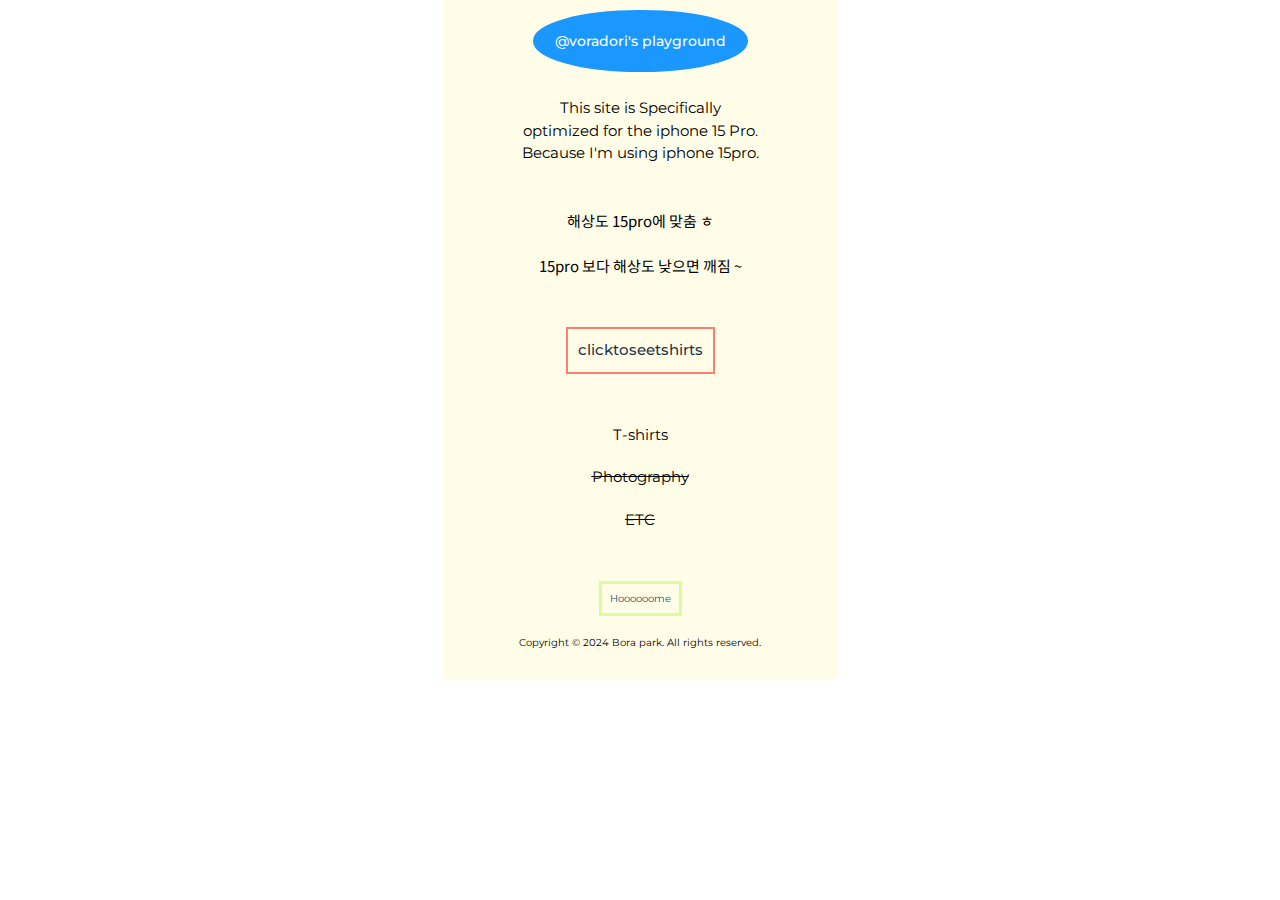
<file: index.html>
<!DOCTYPE html>
<html lang="en">
<head>
    <meta charset="UTF-8">
    <meta name="viewport" content="width=device-width, initial-scale=1.0">
    <title>Intro</title>
    <link rel="stylesheet" href="pofo/ts.css">
</head>
<body>
    <div class="wrap">
        <div class="main">
            <header>
                <div class="title"><a href="https://instagram.com/voradori">@voradori's playground</a></div>
            </header>
            <div class="pro">
                <p class="main_text">This site is Specifically <br>optimized for the iphone 15 Pro.<br>Because I'm using iphone 15pro.
                <p class="ko"><br><br>해상도 15pro에 맞춤 ㅎ
                    <br><br> 15pro 보다 해상도 낮으면 깨짐 ~</p>
                </p>
                <div class="click"><a href="pofo/tshirts.html" >clicktoseetshirts</a></div>
                <ul class="main_list">
                    <li><a href="pofo/tshirts.html">T-shirts</a></li>
                    <li><a href="#">Photography</a></li>
                    <li><a href="#">ETC</a></li>
                </ul>
            </div>
            
        </div>
        <div class="footer">
            <div class="home"><a href="index.html">Hoooooome</a></div>
            <div class="copy">Copyright © 2024 Bora park. All rights reserved.</div>
        </div>
    </div>
</body>
</html>
</file>
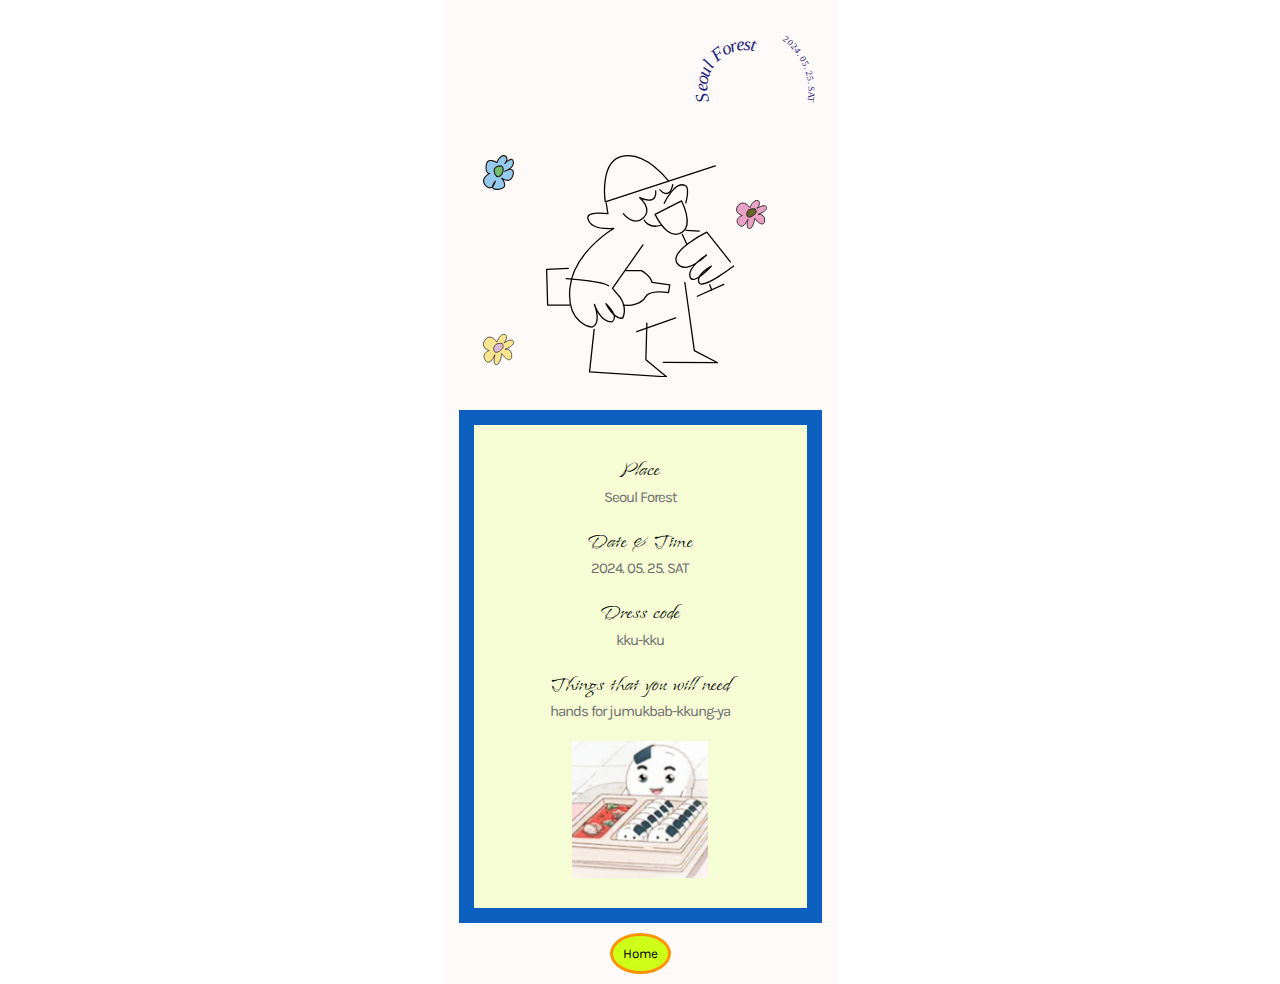
<file: birthday_2405/date.html>
<!DOCTYPE html>
<html lang="ko">
<head>
    <meta charset="UTF-8">
    <meta name="viewport" content="width=device-width, initial-scale=1.0">
    <title>Party~</title>
    <link rel="stylesheet" href="bd.css">
</head>
<body>
    <div class="wrap">
        <div class="date_main">
            <div class="circle_img">
                <!-- <img src="img/circle.svg" alt="" class="circle"> -->
                    <img src="img/date.svg" alt="" class="date">
                    <img src="img/seoul.svg" alt="" class="seoul">
            </div>
            <div class="wine">
                <div class="flower">
                    <img src="img/flower2.svg" alt="">
                    <img src="img/flower4.svg" alt="">
                    <img src="img/flower3.svg" alt="">
                </div>
                <svg id="_레이어_2" data-name="레이어 2" xmlns="http://www.w3.org/2000/svg" viewBox="0 0 147.04 173.42" class="wine_img">
                    <defs>
                      <style>
                        .cls-1 {
                          fill: none;
                          stroke: #000;
                          stroke-linecap: round;
                          stroke-linejoin: round;
                          width: 50%;
                        }
                      </style>
                    </defs>
                    <g id="_레이어_1-2" data-name="레이어 1">
                      <g>
                        <path class="cls-1" d="m131.99,8.49l-85.79,28.09S41.35,4.15,59.99.83s35.49,19.4,35.49,19.4"/>
                        <path class="cls-1" d="m46.97,37.6l1.28,8.17s-17.11-2.55-15.57,3.83,8.17,8.43,20.17,7.66c0,0-31.4,18.13-34.21,46.47s17.36,30.38,17.36,30.38c0,0,7.4-1.28,1.79-17.62,0,0,4.34,14.04,13.79,13.53,0,0,6.13-3.57-4.85-14.04,0,0,6.13,12.26,13.02,11.23,0,0,4.09-7.15-2.04-16.34l-5.87-6.89,23.74-33.96"/>
                        <polyline class="cls-1" points="37.52 135.9 33.95 169.09 93.95 172.92 77.86 159.64 78.63 131.04"/>
                        <path class="cls-1" d="m85.52,27.9s2.04,11.74-12.51,5.36c0,0,10.47,8.68,2.81,15.83s-15.57-3.32-15.57-3.32"/>
                        <path class="cls-1" d="m88.84,27.13s7.4,8.68,9.96-4.09"/>
                        <path class="cls-1" d="m92.16,37.6s8.43-17.87,16.34-13.79c0,0,3.83,0,.51,13.53"/>
                        <path class="cls-1" d="m85.01,46.28l20.68-10.47s9.19,17.87,1.02,24-16.34-2.81-21.7-13.53Z"/>
                        <path class="cls-1" d="m76.59,50.87s3.57,6.64,12.51,4.09"/>
                        <line class="cls-1" x1="106.2" y1="61.85" x2="109.78" y2="69.51"/>
                        <line class="cls-1" x1="109.27" y1="58.79" x2="119.48" y2="59.3"/>
                        <path class="cls-1" d="m143.73,83.3l-18.38-23.23s-30.13,15.06-22.98,24.51,22.72-6.64,22.72-6.64c0,0-15.32,9.7-12.77,17.11s16.6-8.43,16.6-8.43c0,0-12.26,6.64-9.7,12.77s27.32-13.02,27.32-13.02"/>
                        <line class="cls-1" x1="127.65" y1="101.17" x2="129.18" y2="105.26"/>
                        <line class="cls-1" x1="117.95" y1="110.11" x2="138.63" y2="100.92"/>
                        <polyline class="cls-1" points="17.35 88.41 .5 89.17 1.27 117 18.63 117"/>
                        <path class="cls-1" d="m62.54,90.19h11.74s6.89,3.32,8.43,9.19l13.79,1.79-1.02,6.13s-14.55-2.81-17.87,3.32-13.28,6.64-13.28,6.64l-4.09-.26"/>
                        <path class="cls-1" d="m15.82,96.32s27.83,2.04,32.94,5.62"/>
                        <line class="cls-1" x1="70.71" y1="137.68" x2="101.1" y2="126.96"/>
                        <polyline class="cls-1" points="108.24 99.38 115.65 152.49 133.78 161.94 91.39 161.68"/>
                      </g>
                    </g>
                  </svg>
            </div>
            <div class="text">
                <p><span class="str">Place</span><br>Seoul Forest<br><br></p>
                <p><span class="str">Date & Time</span><br> 2024. 05. 25. SAT<br><br></p>
                <p><span class="str">Dress code</span><br>kku-kku<br><br></p>
                <p><span class="str">Things that you will need</span><br>
                    hands for jumukbab-kkung-ya<br><br></p>
                <img src="img/1kkung.jpg" alt="" class="kkung">
            </div>
            <div class="home"><a href="birthday.html"><button>Home</button></button></a></div>
    
        </div>
        


    </div>
</body>
</html>
</file>
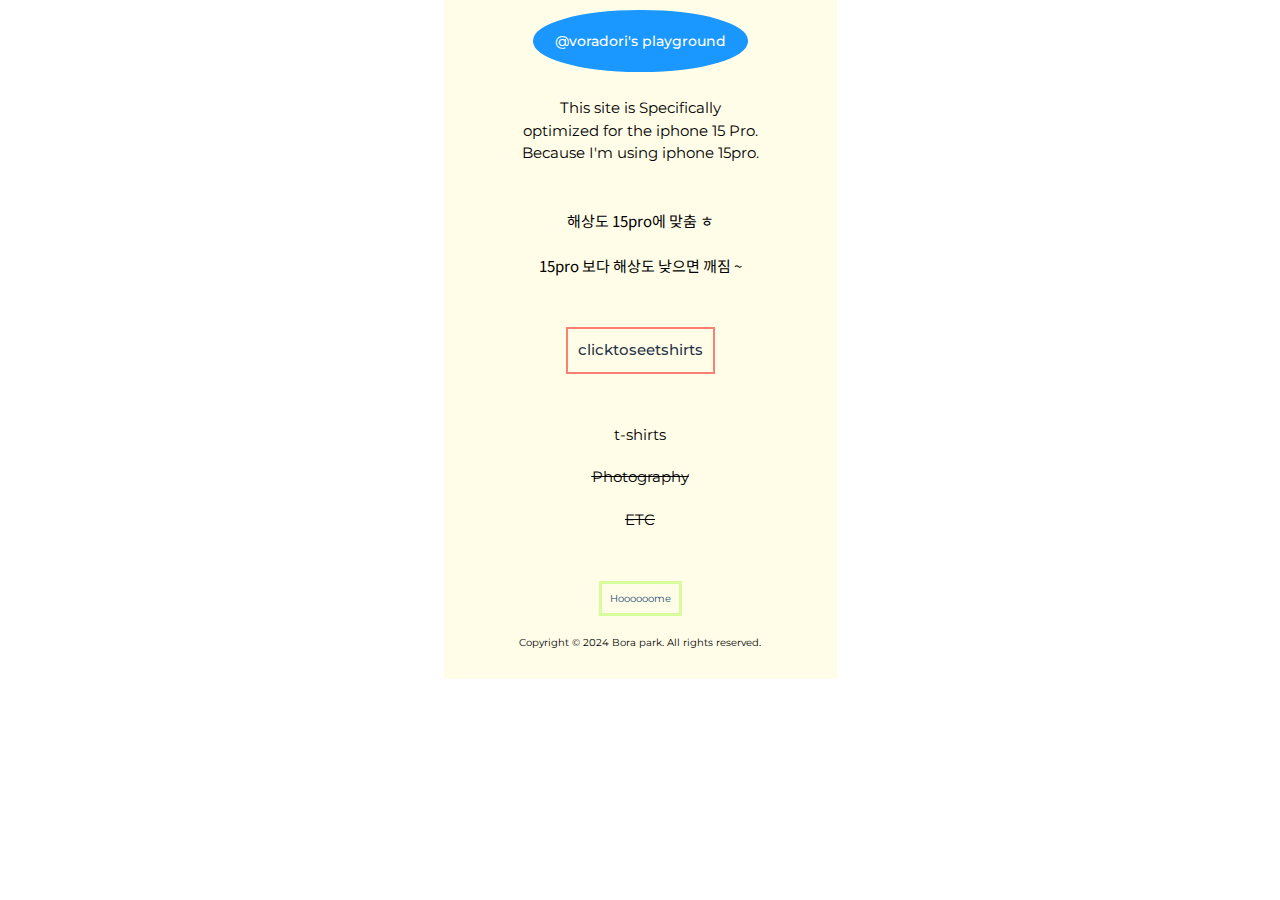
<file: pofo/main.html>
<!DOCTYPE html>
<html lang="en">
<head>
    <meta charset="UTF-8">
    <meta name="viewport" content="width=device-width, initial-scale=1.0">
    <title>T-shirts</title>
    <link rel="stylesheet" href="ts.css">
</head>
<body>
    <div class="wrap">
        <div class="main">
            <header>
                <div class="title"><a href="https://instagram.com/voradori">@voradori's playground</a></div>
            </header>
            <div class="pro">
                <p class="main_text">This site is Specifically <br>optimized for the iphone 15 Pro.<br>Because I'm using iphone 15pro.
                    <p class="ko"><br><br>해상도 15pro에 맞춤 ㅎ
                        <br><br> 15pro 보다 해상도 낮으면 깨짐 ~</p>
                    </p>
                <div class="click"><a href="tshirts.html" >clicktoseetshirts</a></div>
                <ul class="main_list">
                    <li><a href="tshirts.html">t-shirts</a></li>
                    <li><a href="#">Photography</a></li>
                    <li><a href="#">ETC</a></li>
                </ul>
            </div>
        </div>
        <div class="footer">
            <div class="home"><a href="../index.html">Hoooooome</a></div>
            <div class="copy">Copyright © 2024 Bora park. All rights reserved.</div>
        </div>
    </div>
</body>
</html>
</file>
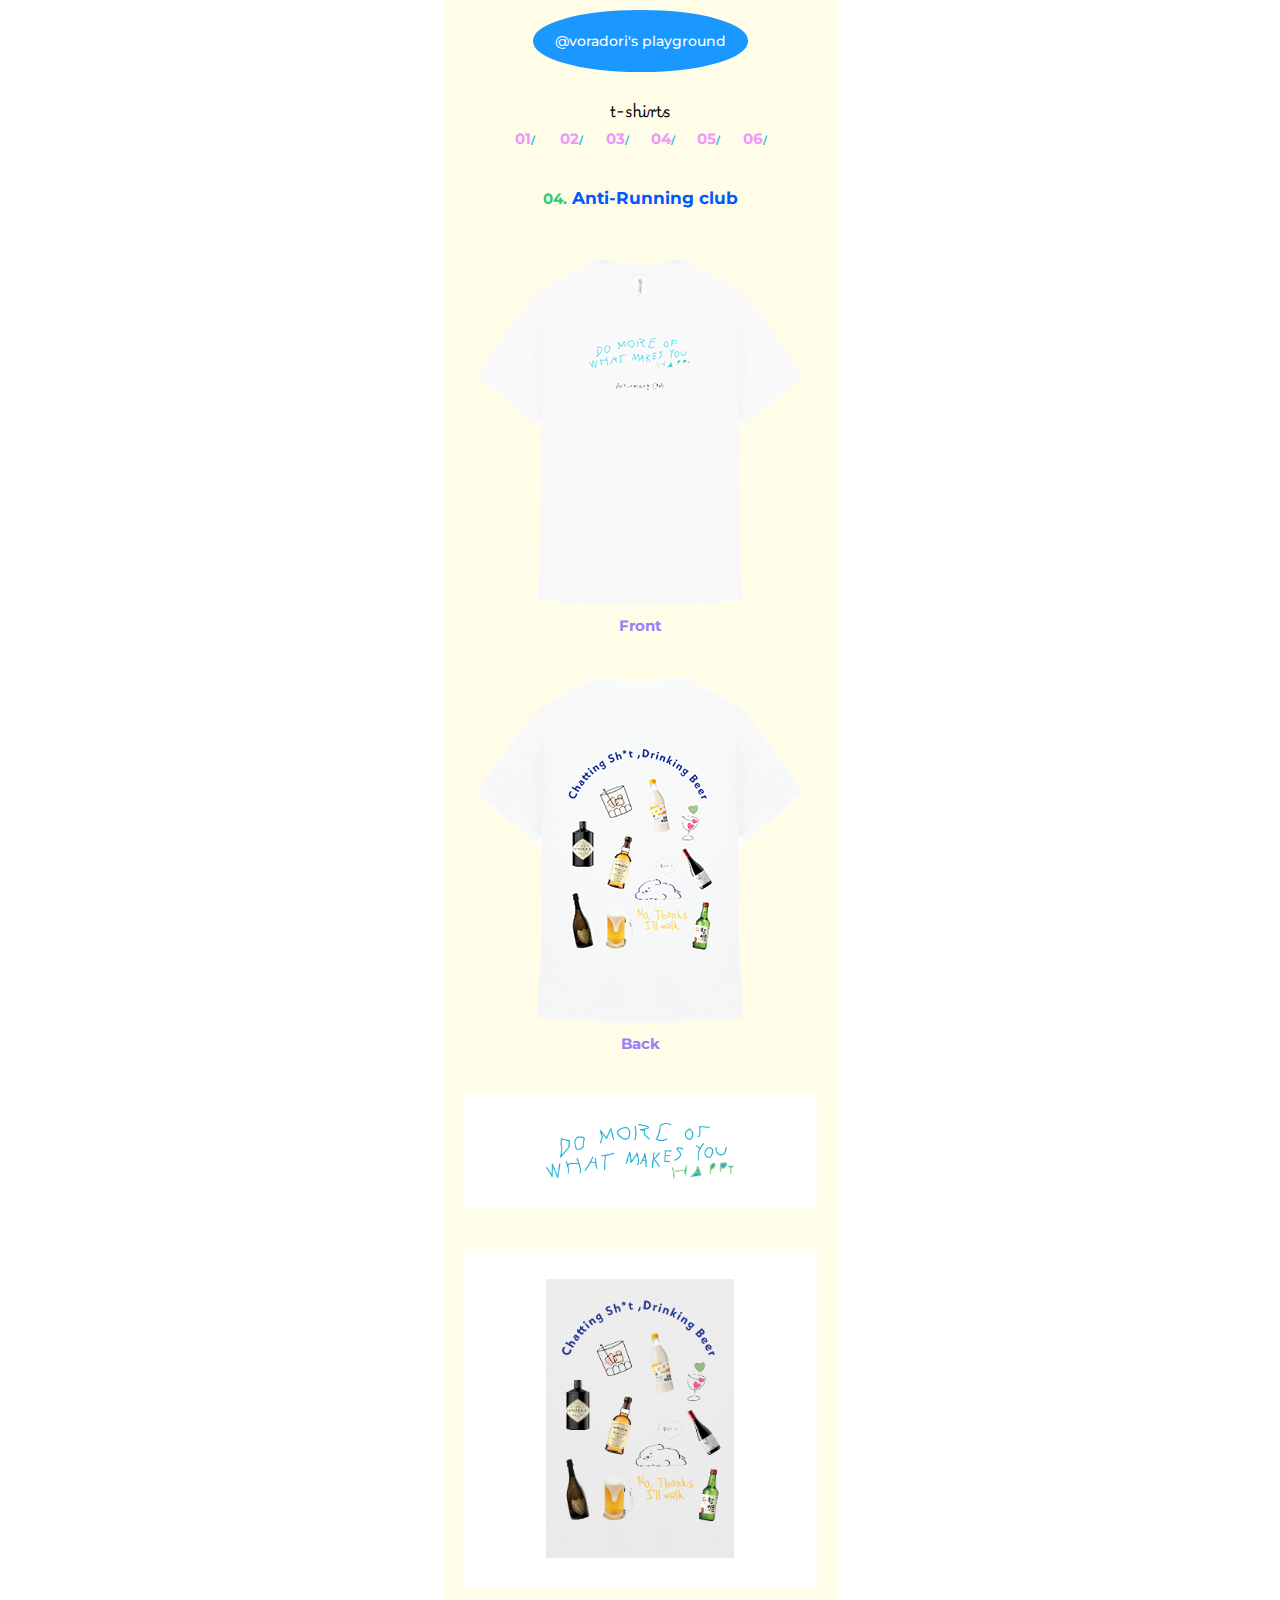
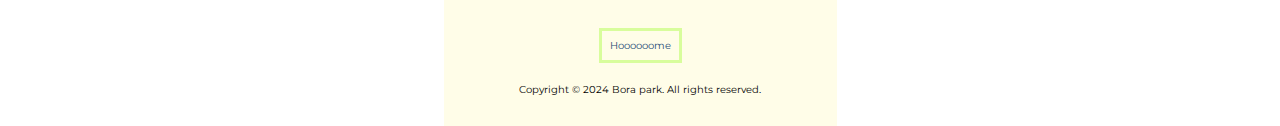
<file: pofo/details/anti.html>
<!DOCTYPE html>
<html lang="en">
<head>
    <meta charset="UTF-8">
    <meta name="viewport" content="width=device-width, initial-scale=1.0">
    <title>Document</title>
    <link rel="stylesheet" href="../ts.css">
</head>
<body>
    <div class="wrap">
        <header>
            <div class="title"><a href="https://instagram.com/voradori">@voradori's playground</a></div>
        </header>
        <div class="tshirt_page">
            <div class="t_title">t-shirts</div>
            <ul class="list">
                <li><a href="Ehhhing.html"><p><span class="num">01</span>/</p></a></li>
                <li><a href="lovehater.html"><p><span class="num">02</span>/</p></a></li>
                <li><a href="sindang.html"><p><span class="num">03</span>/</p></a></li>
                <li><a href="anti.html"><p><span class="num">04</span>/</p></a></li>
                <li><a href="patandmat.html"><p><span class="num">05</span>/</p></a></li>
                <li><a href="#"><p><span class="num">06</span>/</p></a></li>
            </ul>
            <p class="subTit"><span class="num">04.</span> Anti-Running club</p>
            <ul>
                <li>
                    <img src="../img/sports_front.png" alt="" class="main">
                    <p class="fr">Front</p>
                    
                </li>

                <li>
                    <img src="../img/sports_back.png" alt="">
                    <p class="fr">Back</p>
                </li>
                <li>
                    <p class="gra"><img src="../img/sport_gr_1.png" alt=""></p>
                </li>
                <li>
                    <p class="gra"><img src="../img/sport_gr_2.png" alt=""></p>
                </li>
            </ul>
        </div>
        <div class="footer">
            <div class="home"><a href="../main.html" >Hoooooome</a></div>
            <div class="copy">Copyright © 2024 Bora park. All rights reserved.</div>
        </div>
    </div>
</body>
</html>
</file>
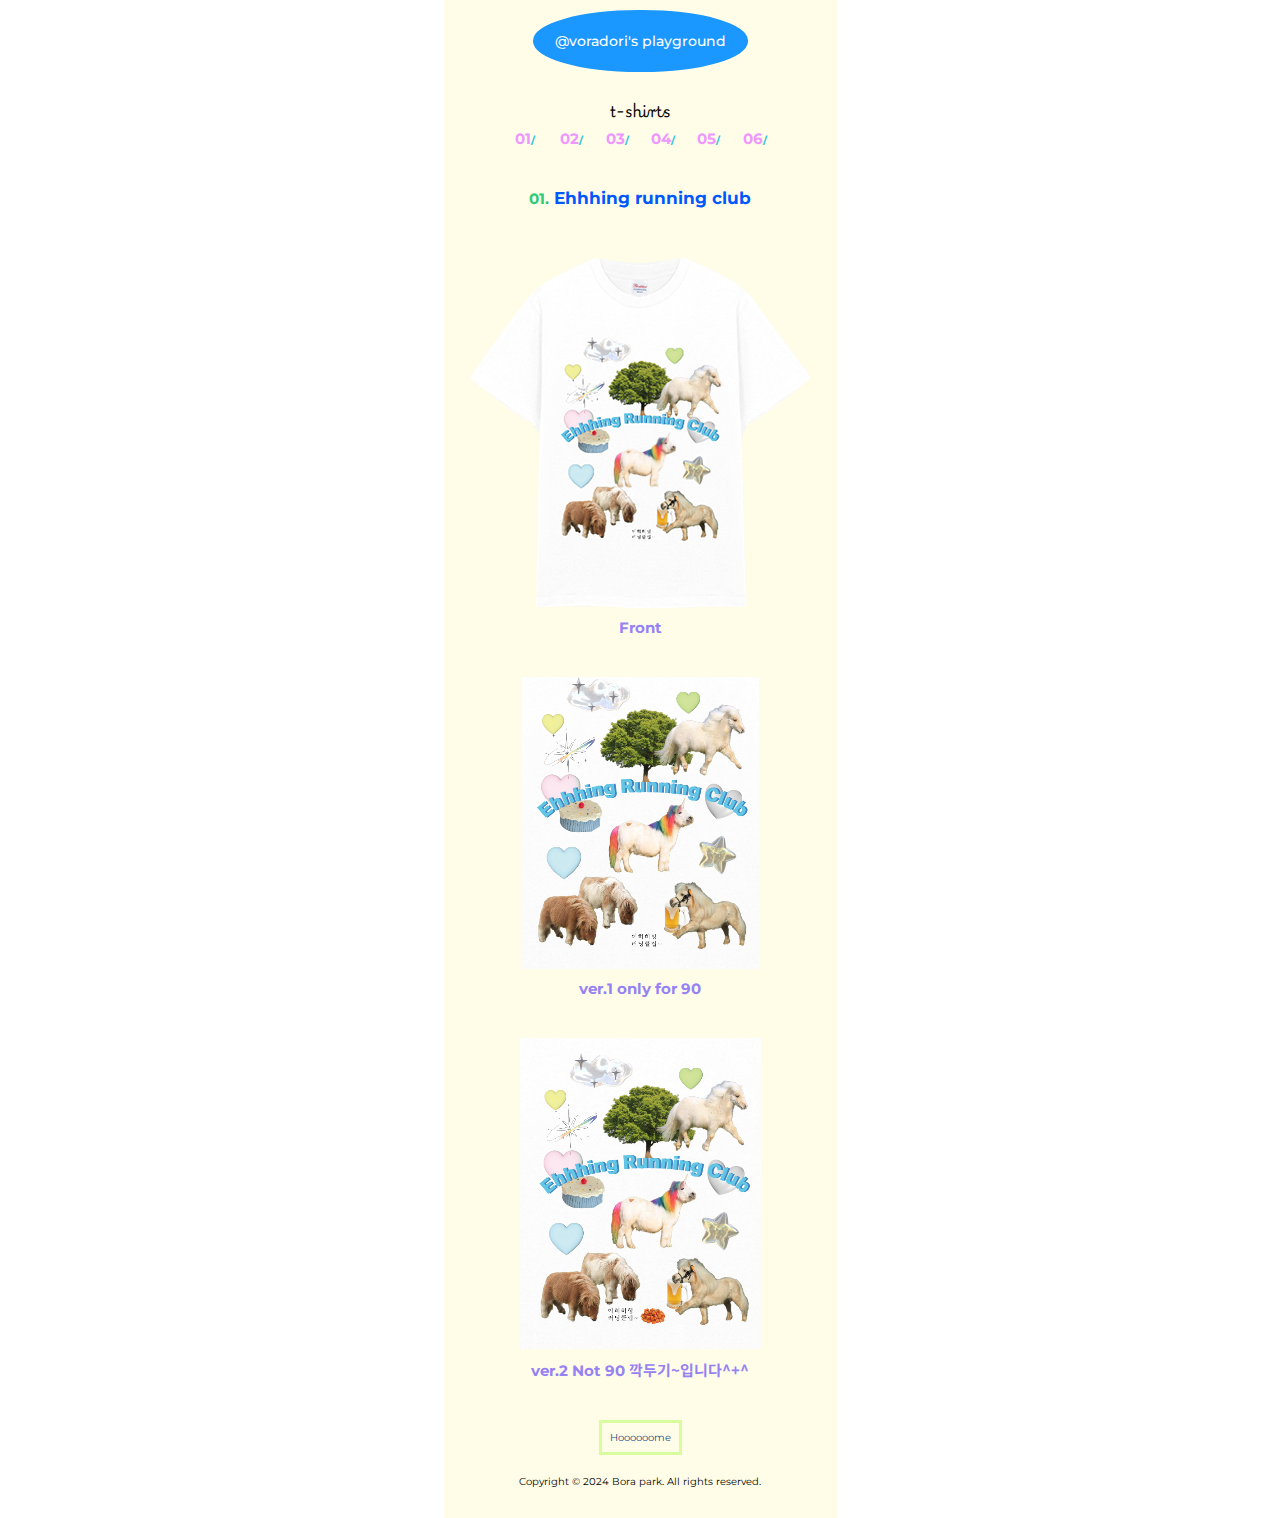
<file: pofo/details/Ehhhing.html>
<!DOCTYPE html>
<html lang="en">
<head>
    <meta charset="UTF-8">
    <meta name="viewport" content="width=device-width, initial-scale=1.0">
    <title>Document</title>
    <link rel="stylesheet" href="../ts.css">
</head>
<body>
    <div class="wrap">
        <header>
            <div class="title"><a href="https://instagram.com/voradori">@voradori's playground</a></div>
        </header>
        <div class="tshirt_page">
            <div class="t_title">t-shirts</div>
            <ul class="list">
                <li><a href="Ehhhing.html"><p><span class="num">01</span>/</p></a></li>
                <li><a href="lovehater.html"><p><span class="num">02</span>/</p></a></li>
                <li><a href="sindang.html"><p><span class="num">03</span>/</p></a></li>
                <li><a href="anti.html"><p><span class="num">04</span>/</p></a></li>
                <li><a href="patandmat.html"><p><span class="num">05</span>/</p></a></li>
                <li><a href="#"><p><span class="num">06</span>/</p></a></li>
            </ul>
            <p class="subTit"><span class="num">01.</span> Ehhhing running club</p>
            <ul>
                <li>
                    <img src="../img/ehhh_em.png" alt="" class="main">
                    <p class="fr">Front</p>
                    <img src="../img/horse1.png" alt="" class="ho1">
                    <img src="../img/horse2.png" alt=""class="ho2">
                    
                </li>
                <li>
                    <img src="../img/ehhh_gr_1.png" alt="">
                    <p class="fr">ver.1 only for 90</p>
                </li>
                <li>
                    <img src="../img/ehhh_gr.png" alt="">
                    <p class="fr">ver.2 Not 90 <span class="ko">깍두기~입니다^+^</span></p>
                </li>
            </ul>
        </div>
        <div class="footer">
            <div class="home"><a href="../main.html" >Hoooooome</a></div>
            <div class="copy">Copyright © 2024 Bora park. All rights reserved.</div>
        </div>
    </div>
</body>
</html>
</file>
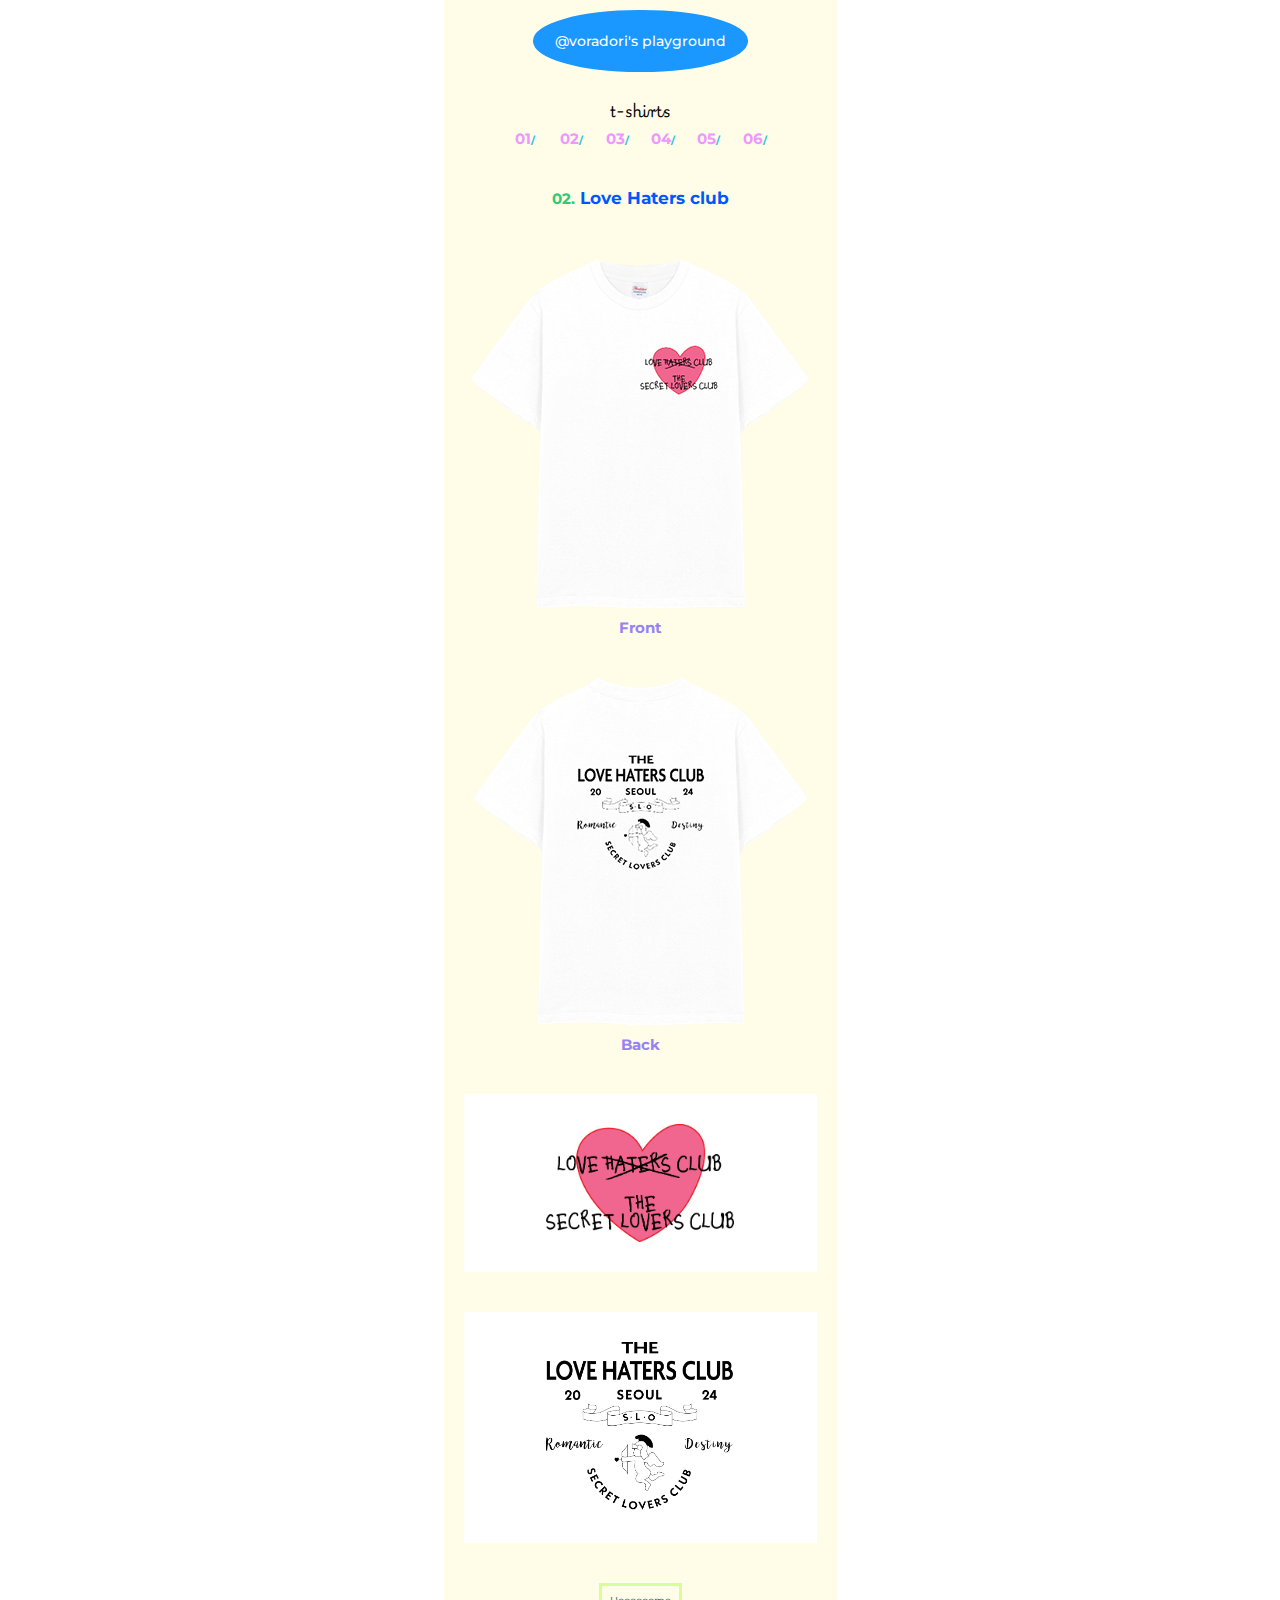
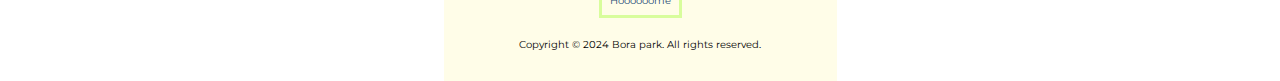
<file: pofo/details/lovehater.html>
<!DOCTYPE html>
<html lang="en">
<head>
    <meta charset="UTF-8">
    <meta name="viewport" content="width=device-width, initial-scale=1.0">
    <title>Document</title>
    <link rel="stylesheet" href="../ts.css">
</head>
<body>
    <div class="wrap">
        <header>
            <div class="title"><a href="https://instagram.com/voradori">@voradori's playground</a></div>
        </header>
        <div class="tshirt_page">
            <div class="t_title">t-shirts</div>
            <ul class="list">
                <li><a href="Ehhhing.html"><p><span class="num">01</span>/</p></a></li>
                <li><a href="lovehater.html"><p><span class="num">02</span>/</p></a></li>
                <li><a href="sindang.html"><p><span class="num">03</span>/</p></a></li>
                <li><a href="anti.html"><p><span class="num">04</span>/</p></a></li>
                <li><a href="patandmat.html"><p><span class="num">05</span>/</p></a></li>
                <li><a href="#"><p><span class="num">06</span>/</p></a></li>
            </ul>
            <p class="subTit"><span class="num">02.</span> Love Haters club</p>
            <ul>
                <li>
                    <img src="../img/lovehaters_front.png" alt="" class="main">
                    <p class="fr">Front</p>
                    
                </li>

                <li>
                    <img src="../img/lovehaters_back.png" alt="">
                    <p class="fr">Back</p>
                </li>
                <li>
                    <p class="gra"><img src="../img/lh_gr_fr.png" alt=""></p>
                </li>
                <li>
                    <p class="gra"><img src="../img/lh_bk_1.png" alt=""></p>
                </li>
            </ul>
        </div>
        <div class="footer">
            <div class="home"><a href="../main.html" >Hoooooome</a></div>
            <div class="copy">Copyright © 2024 Bora park. All rights reserved.</div>
        </div>
    </div>
</body>
</html>
</file>
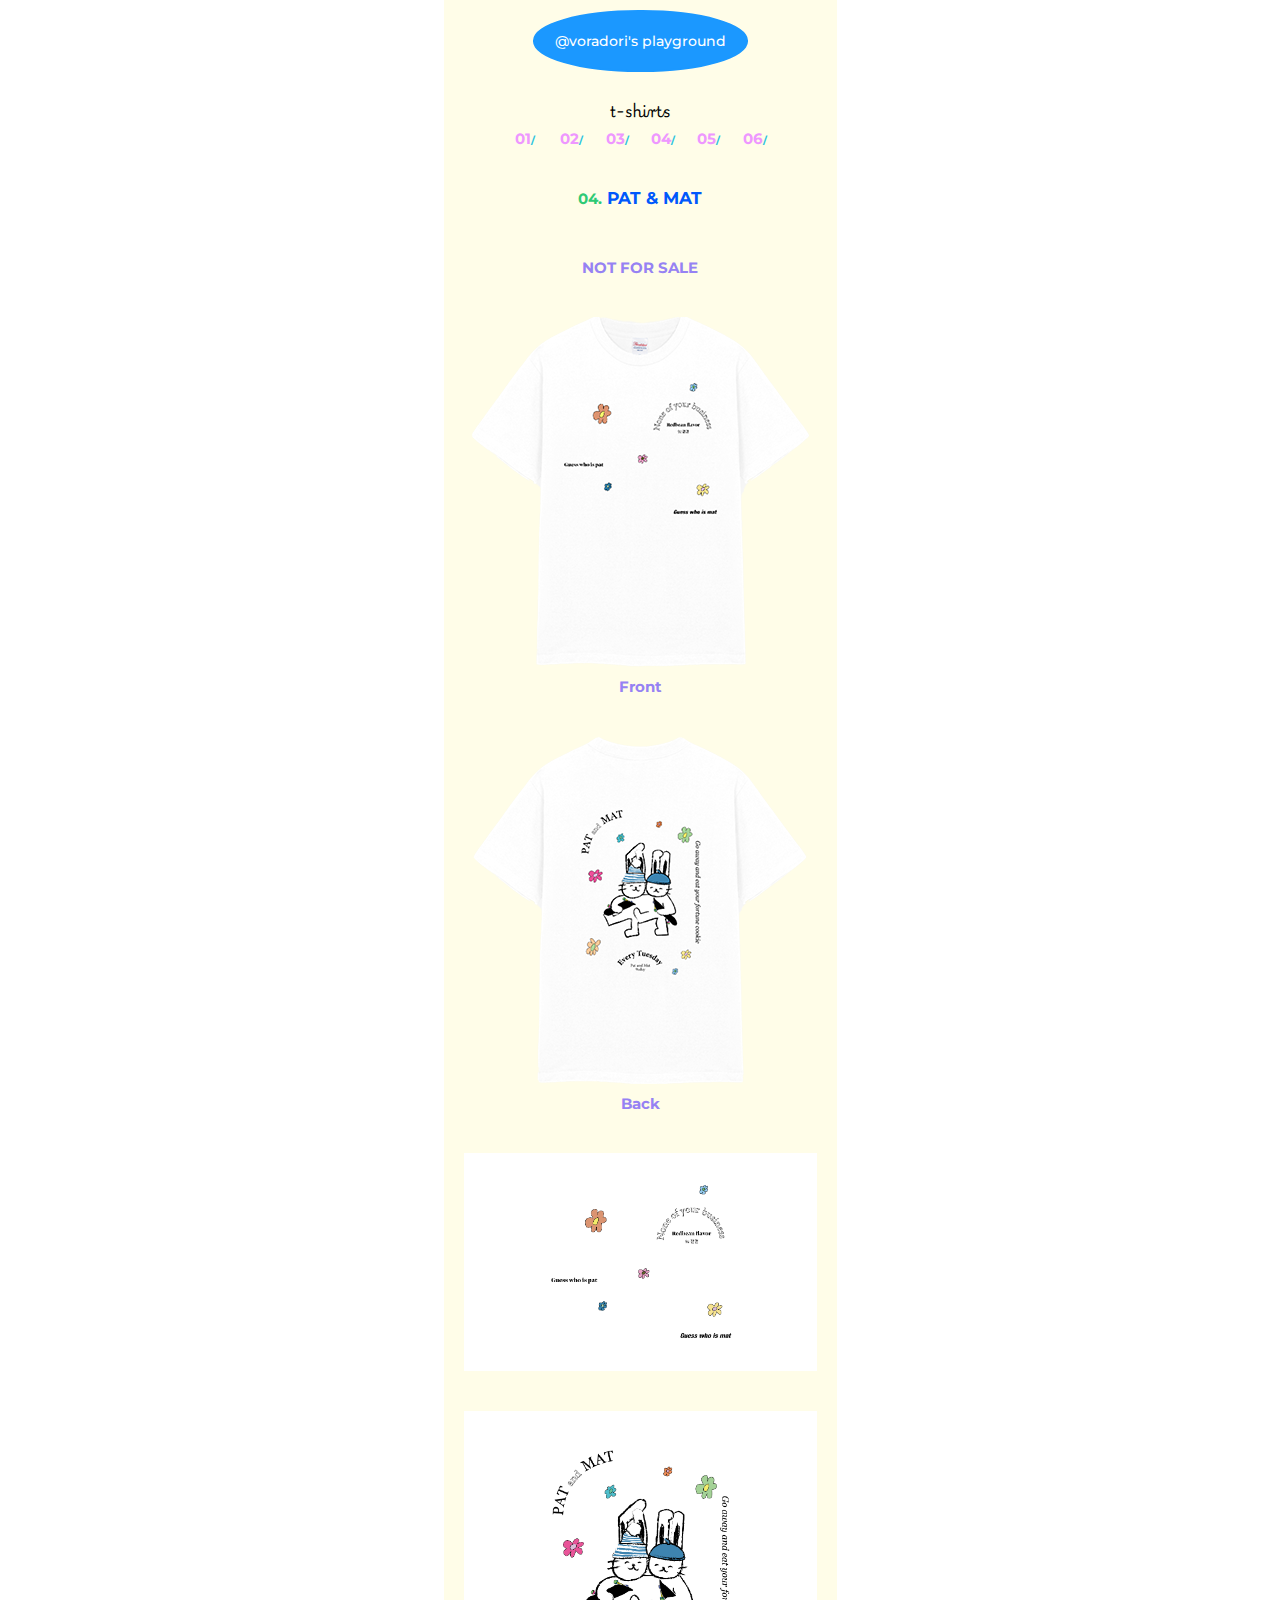
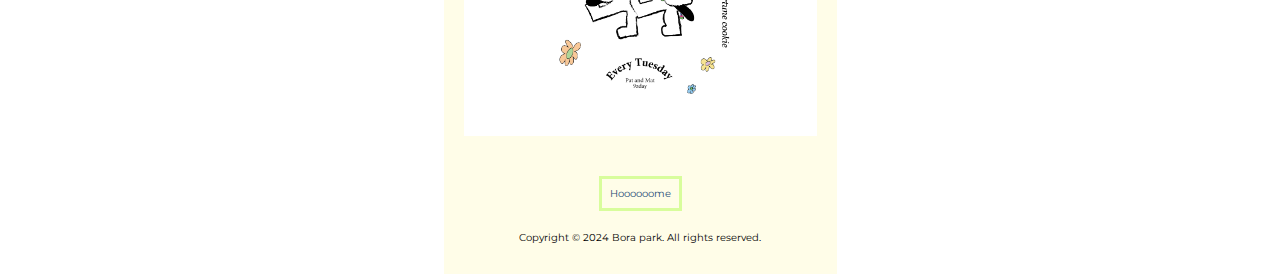
<file: pofo/details/patandmat.html>
<!DOCTYPE html>
<html lang="en">
<head>
    <meta charset="UTF-8">
    <meta name="viewport" content="width=device-width, initial-scale=1.0">
    <title>Document</title>
    <link rel="stylesheet" href="../ts.css">
</head>
<body>
    <div class="wrap">
        <header>
            <div class="title"><a href="https://instagram.com/voradori">@voradori's playground</a></div>
        </header>
        <div class="tshirt_page">
            <div class="t_title">t-shirts</div>
            <ul class="list">
                <li><a href="Ehhhing.html"><p><span class="num">01</span>/</p></a></li>
                <li><a href="lovehater.html"><p><span class="num">02</span>/</p></a></li>
                <li><a href="sindang.html"><p><span class="num">03</span>/</p></a></li>
                <li><a href="anti.html"><p><span class="num">04</span>/</p></a></li>
                <li><a href="patandmat.html"><p><span class="num">05</span>/</p></a></li>
                <li><a href="#"><p><span class="num">06</span>/</p></a></li>
            </ul>
            <p class="subTit"><span class="num">04.</span> PAT & MAT</p>
            <ul>
                <li>NOT FOR SALE</li>
                <li>
                    <img src="../img/pm_front.png" alt="" class="main">
                    <p class="fr">Front</p>
                    
                </li>
                <li>
                    <img src="../img/pm_back.png" alt="">
                    <p class="fr">Back</p>
                </li>
                <li>
                    <p class="gra"><img src="../img/pt_gr_1.png" alt=""></p>
                </li>
                <li>
                    <p class="gra"><img src="../img/pt_gr_2.png" alt=""></p>
                </li>
            </ul>
        </div>
        <div class="footer">
            <div class="home"><a href="../main.html" >Hoooooome</a></div>
            <div class="copy">Copyright © 2024 Bora park. All rights reserved.</div>
        </div>
    </div>
</body>
</html>
</file>
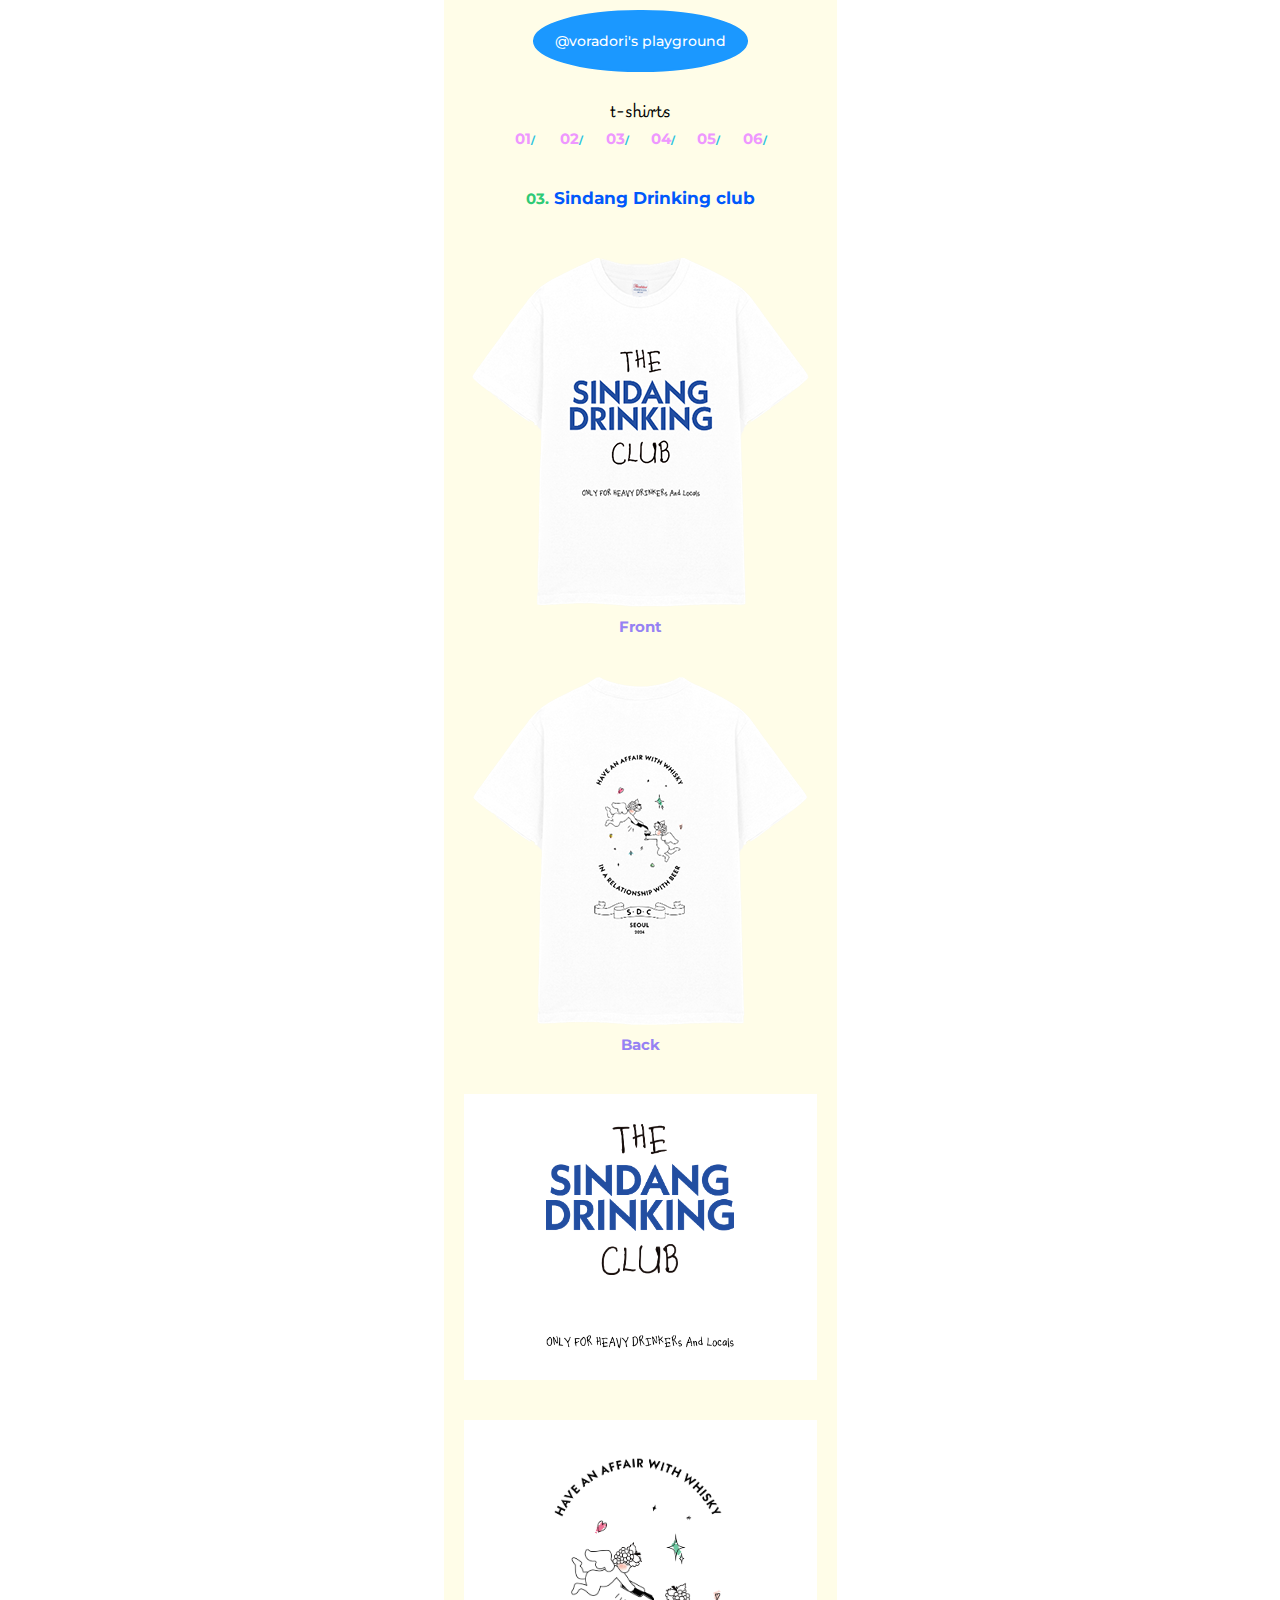
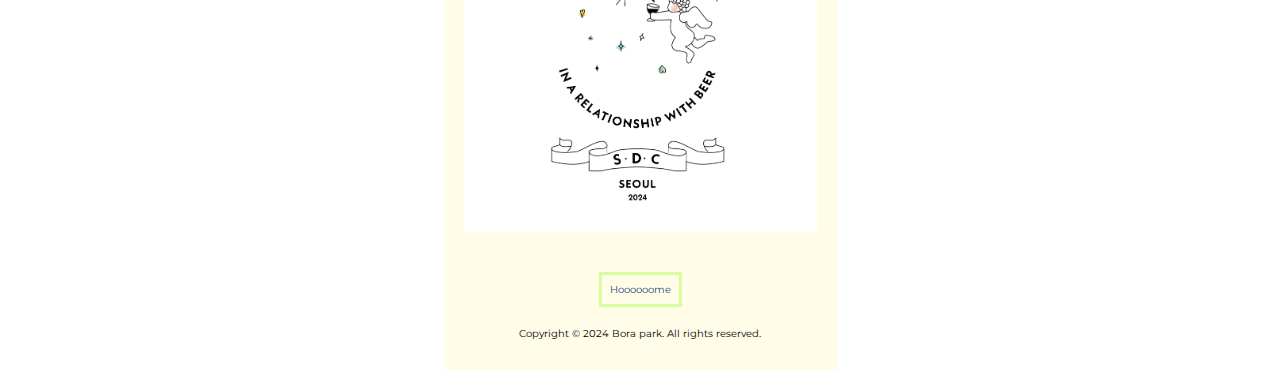
<file: pofo/details/sindang.html>
<!DOCTYPE html>
<html lang="en">
<head>
    <meta charset="UTF-8">
    <meta name="viewport" content="width=device-width, initial-scale=1.0">
    <title>Document</title>
    <link rel="stylesheet" href="../ts.css">
</head>
<body>
    <div class="wrap">
        <header>
            <div class="title"><a href="https://instagram.com/voradori">@voradori's playground</a></div>
        </header>
        <div class="tshirt_page">
            <div class="t_title">t-shirts</div>
            <ul class="list">
                <li><a href="Ehhhing.html"><p><span class="num">01</span>/</p></a></li>
                <li><a href="lovehater.html"><p><span class="num">02</span>/</p></a></li>
                <li><a href="sindang.html"><p><span class="num">03</span>/</p></a></li>
                <li><a href="anti.html"><p><span class="num">04</span>/</p></a></li>
                <li><a href="patandmat.html"><p><span class="num">05</span>/</p></a></li>
                <li><a href="#"><p><span class="num">06</span>/</p></a></li>
            </ul>
            <p class="subTit"><span class="num">03.</span> Sindang Drinking club</p>
            <ul>
                <li>
                    <img src="../img/sindang_front.png" alt="" class="main">
                    <p class="fr">Front</p>
                    
                </li>

                <li>
                    <img src="../img/sindang_back.png" alt="">
                    <p class="fr">Back</p>
                </li>
                <li>
                    <p class="gra"><img src="../img/sin_gr_1.png" alt="">
                    <img src="../img/sin_gr_fr_2.png" alt=""></p>
                </li>
                <li>
                    <p class="gra"><img src="../img/sin_gr2.png" alt=""></p>
                </li>
            </ul>
        </div>
        <div class="footer">
            <div class="home"><a href="../main.html" >Hoooooome</a></div>
            <div class="copy">Copyright © 2024 Bora park. All rights reserved.</div>
        </div>
    </div>
</body>
</html>
</file>
<file: pofo/ts.css>
@import url('https://fonts.googleapis.com/css2?family=Montserrat:ital,wght@0,100..900;1,100..900&family=Noto+Sans+KR:wght@100..900&family=Red+Hat+Display:ital,wght@0,300..900;1,300..900&family=Roboto:ital,wght@0,100;0,300;0,400;0,500;0,700;0,900;1,100;1,300;1,400;1,500;1,700;1,900&display=swap');

@import url('https://fonts.googleapis.com/css2?family=Playwrite+ES+Deco:wght@100..400&family=Playwrite+US+Modern:wght@100..400&display=swap');

/* reset */
* {margin: 0;padding: 0;}
html, body, div, span, applet, object, iframe, h1, h2, h3, h4, h5, h6, p, blockquote, pre, a, abbr, acronym, address, big, cite, code, del, dfn, em, font, img, ins, kbd, q, s, samp, small, strike, strong, sub, sup, tt, var, b, u, i, center, dl, dt, dd, ol, ul, li, fieldset, form, label, legend, table, tbody, tfoot, thead, tr, th, td{margin:0;padding:0;}
h1, h2, h3, h4, h5, h6 {font-weight: 700; font-size: inherit;}
a {color: inherit; text-decoration: inherit;}
img {vertical-align: middle;}
a img {border: none;}
li {list-style: none;}
address, em, i {font-style: normal;}
a:focus {outline: none}
button:focus {outline: none}


.montserrat {
  font-family: "Montserrat", sans-serif;
  font-optical-sizing: auto;
  font-weight: 500;
  font-style: normal;
}

.roboto-thin {
    font-family: "Roboto", sans-serif;
    font-weight: 100;
    font-style: normal;
  }
  
  .roboto-light {
    font-family: "Roboto", sans-serif;
    font-weight: 300;
    font-style: normal;
  }
  
  .roboto-regular {
    font-family: "Roboto", sans-serif;
    font-weight: 400;
    font-style: normal;
  }
  
  .roboto-medium {
    font-family: "Roboto", sans-serif;
    font-weight: 500;
    font-style: normal;
  }
  
  .roboto-bold {
    font-family: "Roboto", sans-serif;
    font-weight: 700;
    font-style: normal;
  }
  
  .roboto-black {
    font-family: "Roboto", sans-serif;
    font-weight: 900;
    font-style: normal;
  }
  
  .roboto-thin-italic {
    font-family: "Roboto", sans-serif;
    font-weight: 100;
    font-style: italic;
  }
  
  .roboto-light-italic {
    font-family: "Roboto", sans-serif;
    font-weight: 300;
    font-style: italic;
  }
  
  .roboto-regular-italic {
    font-family: "Roboto", sans-serif;
    font-weight: 400;
    font-style: italic;
  }
  
  .roboto-medium-italic {
    font-family: "Roboto", sans-serif;
    font-weight: 500;
    font-style: italic;
  }
  
  .roboto-bold-italic {
    font-family: "Roboto", sans-serif;
    font-weight: 700;
    font-style: italic;
  }
  
  .roboto-black-italic {
    font-family: "Roboto", sans-serif;
    font-weight: 900;
    font-style: italic;
  }
  
  .noto-sans-kr {
    font-family: "Noto Sans KR", sans-serif;
    font-optical-sizing: auto;
    font-weight: 500;
    font-style: normal;
  }
  /*  <uniquifier>: Use a unique and descriptive class name
  <weight>: Use a value from 100 to 400 */

  .playwrite-us-modern {
    font-family: "Playwrite US Modern", cursive;
    font-optical-sizing: auto;
    font-weight: 300;
    font-style: normal;
  }
  .playwrite-us-modern {
    font-family: "Playwrite US Modern", cursive;
    font-optical-sizing: auto;
    font-weight: 400;
    font-style: normal;
  }


body {max-width: 393px; width: 393px; margin: 0 auto; overflow-x: hidden; font-size: 15px; font-family: "Montserrat", sans-serif; /* font-family: "Noto Sans KR", sans-serif; */ }
.ko{ font-family: "Noto Sans KR", sans-serif; }
/* index */
.main_list {margin: 50px 0;}
.main_list li{margin: 20px; text-decoration: line-through;}
.main_list li:first-child {text-decoration:none;}
/* main */
.wrap {width: 100%; background-color: rgb(255, 253, 232); padding: 0 0 20px;}

header {width: calc(100% - 40px);  text-align: center; margin: 0 0 15px; padding: 10px 20px ; position: relative;} 
header .title { color: rgb(255, 255, 255); background: #1b98ff; padding: 20px; text-align: center; display: inline-block; border-radius: 49%;  border: 2px solid #1b98ff; font-size: 14px; animation: title 1.5s; font-weight: 500;}
header .title:hover {color:yellow;}

@keyframes title {
  0% {transform: rotate3d(1, 1, 1, 0deg);}
  50% {transform: rotate3d(1, 1, 1, 30deg);}
  70% {transform: rotate3d(1, 1, 1, -50deg);}
  100% {transform: rotate3d(1, 1, 1,  0deg);}
}



.click {border: 2px solid salmon; margin: 50px auto 0; padding: 10px; /* border-radius: 50%; */ font-size: 15px; width: fit-content; color: #12253bf0; font-weight: 500; }
.click:hover {background: salmon; color: #fff; }
div.pro{text-align: center; line-height: 1.5;}
div .main_text {margin: 0 0 0px 0;}


/* footer */
.footer {width: 100%; margin: 10px 0;}
.footer .home {margin: 15px auto 0px; padding: 8px; border: 3px solid #b5fd5886; width: fit-content; color: #1b4974;  font-size: 10px;}
.footer .home:hover{background: #b5fd5886; color: rgb(255, 145, 0);}
.copy {font-size: 10px; text-align: center; margin: 20px 0 0 0;}

/* tshirts main */
.tshirts_main {width: 100%;}
.t_title {width: 100%; text-align: center; margin: 0 0 5px 0; font-family: "Playwrite US Modern", cursive; font-weight: 500; font-size: 15px;}
.tshirts_main .swiper.mySwiper .swiper-wrapper {width: 100%; position: relative;}
.tshirts_main .swiper.mySwiper .swiper-wrapper .subTit {text-align: center; margin: 25px 0 0px 0; font-weight: 700; font-style: normal; font-size: 17px; color: #045255; }
.tshirts_main .swiper.mySwiper .swiper-wrapper .subTit .num { color: #2eca75; font-size: 18px;}
.tshirts_main .swiper.mySwiper .swiper-wrapper .contents {width: calc(100% - 60px); padding: 30px;}
.tshirts_main .swiper.mySwiper .swiper-wrapper .contents p {width: 100%; margin:0 auto 10px;}
.tshirts_main .swiper.mySwiper .swiper-wrapper .contents p a img {width: 100%; margin: 0 auto;}


.list {width: calc(100% - 30%); margin: 0 auto; display: flex; justify-content: space-evenly; position: relative;}
.list li {text-align: center; font-weight: 700;}
.list li:hover {text-decoration: underline;}
.list li p {color: #27c3df; font-size: 10px;}
.list li p span.num {font-size: 15px; color: #ee97ff;}
.list li p span.num:hover {color: #ff5199;}



/* T shirt_상세 */
.tshirt_page {width: 100%; margin: 0 auto; text-align: center;}
.tshirt_page .subTit {text-align: center; margin: 0px 0 50px 0; font-weight: bold; color: rgb(0, 88, 252); font-size: 17px; }
.tshirt_page .subTit .num { color: #2eca75; font-size: 15px;}


.tshirt_page ul {position: relative;}
.tshirt_page ul li { text-align: center; font-size: 15px; margin: 0 0 40px 0; color: #9682f3; width: 100%; font-weight: 700;}
.tshirt_page ul li .fr {margin: 10px 0 0 0;}
.tshirt_page ul li .gra {width: calc(100% - 40px); background: #fff; margin: 20px auto;}
.tshirt_page ul li .gra img {width: calc(70% - 60px); padding: 30px;}
.ho1 {width: 23%; position: absolute; top: 9%; left: 52%; animation: svg1 2s 1 ;}
.ho2 {width: 26%; position: absolute; top: 15%; left: 38%; animation: svg2 1.8s 1; }
@keyframes svg1 {
    0% {left:-50%; top: 0%;}
    20% {left:10%; top: 9%;}
    40% {left:20%; top: 0%;}
    60% {left:30%; top: 9%;}
    80% {left:40%; top: 0%;}
    100% {left: 52%; top: 9%;}
}
@keyframes svg2 {
    0% {left:-50%; top: 0%;}
    20% {left:5%; top: 15%;}
    40% {left:10%; top: 0%;}
    60% {left:20%; top: 15%;}
    80% {left:30%; top: 0%;}
    100% {left: 38%; top: 15%;}
}


/* swiper */
:root {
    --swiper-navigation-size: 20px !important;
    --swiper-theme-color: #d0ff00f0 !important;

}

.swiper-button-next, .swiper-button-prev {
    position: absolute;
    top: 185px !important;


}
.swiper-button-next {right: 5% !important;}
.swiper-button-prev {left: 5% !important;}
</file>
<file: birthday_2405/bd.css>
@charset "utf-8";
@import url('https://fonts.googleapis.com/css2?family=Island+Moments&display=swap');
@import url('https://fonts.googleapis.com/css2?family=Karla:ital,wght@0,200..800;1,200..800&family=Open+Sans:ital,wdth,wght@1,87.5,700&display=swap');

/* reset */
* {margin: 0;padding: 0;}
html, body, div, span, applet, object, iframe, h1, h2, h3, h4, h5, h6, p, blockquote, pre, a, abbr, acronym, address, big, cite, code, del, dfn, em, font, img, ins, kbd, q, s, samp, small, strike, strong, sub, sup, tt, var, b, u, i, center, dl, dt, dd, ol, ul, li, fieldset, form, label, legend, table, tbody, tfoot, thead, tr, th, td{margin:0;padding:0;}
h1, h2, h3, h4, h5, h6 {font-weight: 700; font-size: inherit;}
a {color: inherit; text-decoration: inherit;}
img {vertical-align: middle;}
a img {border: none;}
li {list-style: none;}
address, em, i {font-style: normal;}
a:focus {outline: none}
button:focus {outline: none}


.island-moments-regular {
    font-family: "Island Moments", cursive;
    font-weight: 400;
    font-style: normal;
  }
  .open-sans{
    font-family: "Open Sans", sans-serif;
    font-optical-sizing: auto;
    font-weight: 700;
    font-style: normal;
    font-variation-settings:
      "wdth" 87.5;
  }
  .karla {
    font-family: "Karla", sans-serif;
    font-optical-sizing: auto;
    font-weight: 500;
    font-style: normal;
  }
body {max-width: 393px; width: 393px; margin: 0 auto; overflow-x: hidden; font-family: 'Island Moments', cursive;}

.main {position: relative;}
.main video {opacity: 90%;}
.main img {position: absolute; bottom: 15%;  animation: svg 1.5s infinite; }
.main .title {font-size: 50px; text-align: center; line-height: 40px; position: absolute; top: 120px; left: 32%; color: #fffb01; text-shadow:
    -1px -1px 0 #000,
    1px -1px 0 #000,
    -1px 1px 0 #000,
    1px 1px 0 #000;  
    border: 1px solid #000;
    padding: 0px;
    border-radius: 50%;
    background-color: #98d5fd;
}

.main .title:hover {color: #02ff56; background: #ff07de;}

@keyframes svg {
    0% {left:10%;}
    100% {right: 10%;}
}

.wrap {width: 100%;}
.wrap .date_main {/* background-color: rgb(254, 242, 255); */ overflow: hidden; position: relative; width: 100%; background: #fffafa;}
.wrap .date_main .circle_img {width: 50%; float: right;}
.wrap .date_main .circle_img img {position: absolute; top: 20px; right: 10px; align-self: center; width: 40%; }
/* .wrap .date_main .circle_img .circle{animation: spin_reverse; animation-duration: 30s; animation-iteration-count: infinite; animation-timing-function: linear;} */
.wrap .date_main .circle_img .seoul{animation: spin; animation-duration: 30s; animation-iteration-count: infinite;animation-timing-function: linear; width: 27%;top: 35px; right: 38px;}
.wrap .date_main .circle_img .date{animation: spin_reverse; animation-duration: 30s; animation-iteration-count: infinite;animation-timing-function: linear; top: 28px;right: 21px;width: 34%;
}

    @keyframes spin {
        0% {transform: rotate(0deg);}
        100% {transform: rotate(360deg);}
    }
    @keyframes spin_reverse {
        0% {transform: rotate(360deg);}
        100% {transform: rotate(0deg);}
    }

.wrap .date_main .wine {width: 80%; margin: 0 auto; padding: 155px 0; position: relative;}
.wrap .date_main .wine > img {width: 50%; position: absolute; top: 60%; left: 27%; }
.wrap .date_main .wine .flower {}
.wrap .date_main .wine .flower img {position: absolute; width: 10%; animation: spin_reverse; animation-duration: 10s; animation-iteration-count: infinite;animation-timing-function: linear;}
.wrap .date_main .wine .flower img:nth-child(2){right: 30px; top:200px;animation: spin; animation-duration: 5s; animation-iteration-count: infinite;animation-timing-function: linear;}
.wrap .date_main .wine .flower img:nth-child(3){left: 0; bottom: -55px;animation: spin_reverse; animation-duration: 3s; animation-iteration-count: infinite;animation-timing-function: linear;}

.text {font-size: 15px; text-align: center; margin: 100px 15px 0 15px; padding: 30px; border: 15px solid #0c5fbe; background: #f6fdd5; font-family: "Karla", sans-serif; line-height: 1.3; color: #6e6e6e; letter-spacing: -1px;}
span.str {font-size: 25px; font-family: "Island Moments", cursive; color: #000; letter-spacing: 0;}
.wine_img {stroke-dasharray: 5000;stroke-dashoffset: 0; width: 60%; animation: svg_wine 5s infinite; position: absolute; top: 50%; left: 20%;}
    @keyframes svg_wine{
        0%{stroke-dashoffset:5000;}
        100%{stroke-dashoffset:0;}
    }

.kkung {width: 50%;}
.home {margin: 10px; text-align: center;}
.home a button {border: #ff9102 3px solid; padding: 10px; border-radius: 50%; background: #cdff18; font-family: "Karla", sans-serif;}
.home a:hover button {border: #120044 3px solid; padding: 10px; border-radius: 50%; background: #db0e63; color: #fff;}
</file>
